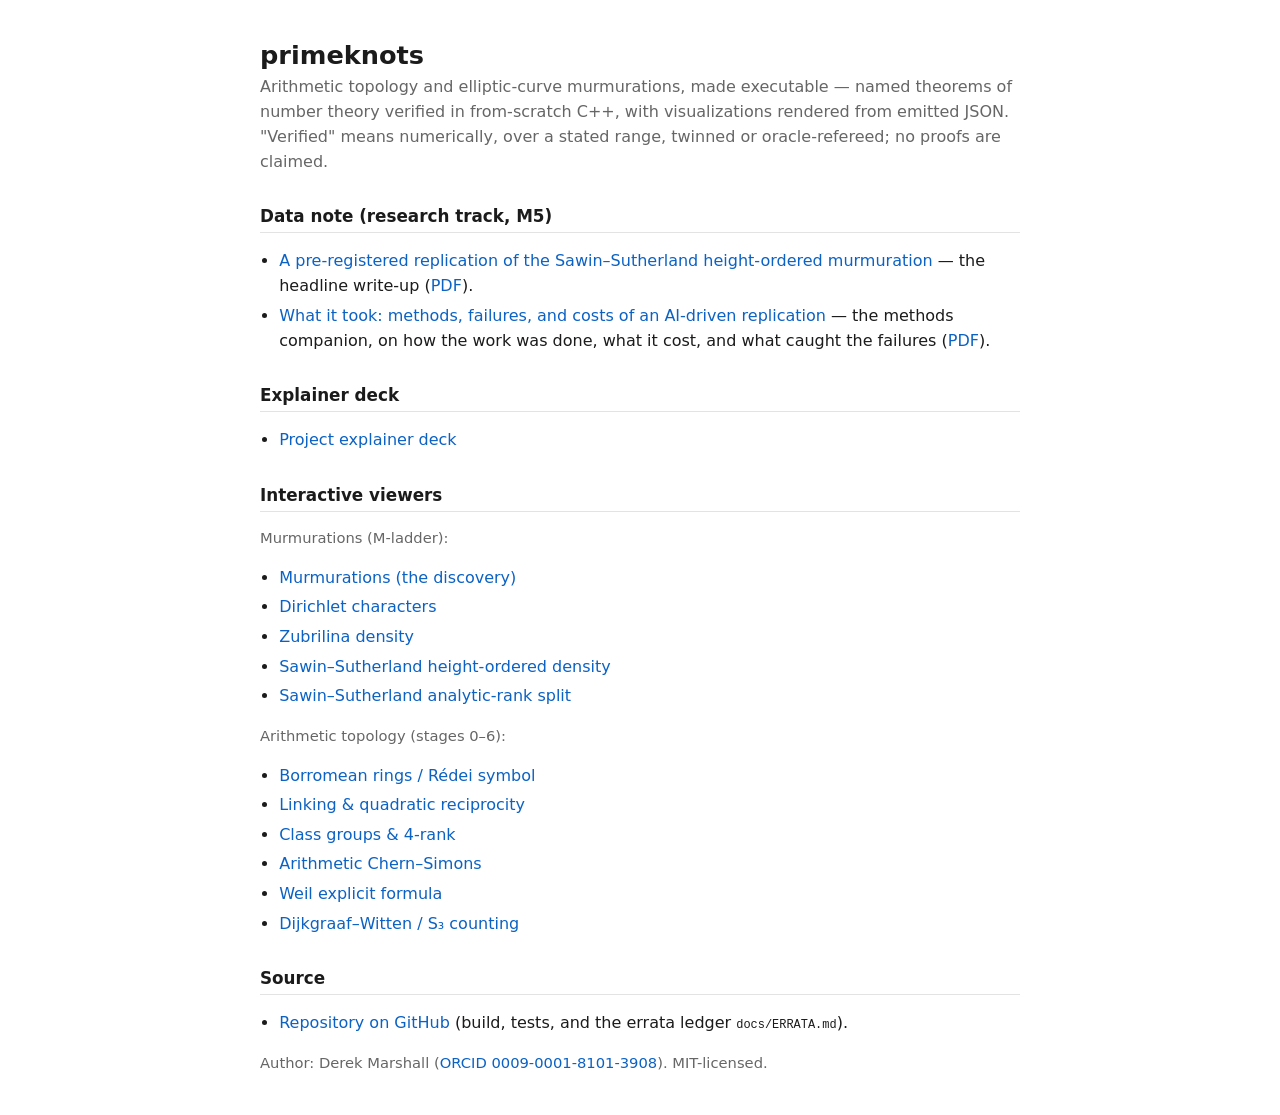
<file: index.html>
<!doctype html>
<html lang="en">
<head>
<meta charset="utf-8">
<meta name="viewport" content="width=device-width, initial-scale=1">
<title>primeknots — arithmetic topology &amp; elliptic-curve murmurations, executable</title>
<style>
  :root { color-scheme: light dark; }
  body { max-width: 760px; margin: 2.5rem auto; padding: 0 1.1rem;
         font-family: -apple-system, BlinkMacSystemFont, system-ui, "Segoe UI", sans-serif;
         line-height: 1.55; color: #1b1b1b; }
  @media (prefers-color-scheme: dark) { body { background: #121212; color: #e6e6e6; } a { color: #6fb3ff; } }
  h1 { font-size: 1.6rem; line-height: 1.25; margin-bottom: .2rem; }
  .sub { color: #666; margin-top: 0; }
  @media (prefers-color-scheme: dark) { .sub { color: #9a9a9a; } }
  h2 { font-size: 1.05rem; margin: 1.8rem 0 .5rem; border-bottom: 1px solid #e3e3e3; padding-bottom: .2rem; }
  @media (prefers-color-scheme: dark) { h2 { border-color: #333; } }
  ul { padding-left: 1.2rem; } li { margin: .3rem 0; }
  a { color: #0b62c4; text-decoration: none; } a:hover { text-decoration: underline; }
  .note { font-size: .92rem; color: #666; } @media (prefers-color-scheme: dark) { .note { color: #9a9a9a; } }
  code { font-size: .92em; }
</style>
</head>
<body>
  <h1>primeknots</h1>
  <p class="sub">Arithmetic topology and elliptic-curve murmurations, made executable — named
  theorems of number theory verified in from-scratch C++, with visualizations rendered from
  emitted JSON. "Verified" means numerically, over a stated range, twinned or oracle-refereed;
  no proofs are claimed.</p>

  <h2>Data note (research track, M5)</h2>
  <ul>
    <li><a href="docs/notes/data-note/data-note.html">A pre-registered replication of the
      Sawin–Sutherland height-ordered murmuration</a> — the headline write-up
      (<a href="docs/notes/data-note/data-note.pdf">PDF</a>).</li>
    <li><a href="docs/notes/methods-companion/methods-companion.html">What it took: methods,
      failures, and costs of an AI-driven replication</a> — the methods companion, on how the
      work was done, what it cost, and what caught the failures
      (<a href="docs/notes/methods-companion/methods-companion.pdf">PDF</a>).</li>
  </ul>

  <h2>Explainer deck</h2>
  <ul>
    <li><a href="docs/deck/">Project explainer deck</a></li>
  </ul>

  <h2>Interactive viewers</h2>
  <p class="note">Murmurations (M-ladder):</p>
  <ul>
    <li><a href="viz/murmurations.html">Murmurations (the discovery)</a></li>
    <li><a href="viz/dirichlet.html">Dirichlet characters</a></li>
    <li><a href="viz/zubrilina.html">Zubrilina density</a></li>
    <li><a href="viz/sawin_sutherland.html">Sawin–Sutherland height-ordered density</a></li>
    <li><a href="viz/ss_rank_split.html">Sawin–Sutherland analytic-rank split</a></li>
  </ul>
  <p class="note">Arithmetic topology (stages 0–6):</p>
  <ul>
    <li><a href="viz/borromean.html">Borromean rings / Rédei symbol</a></li>
    <li><a href="viz/linking.html">Linking &amp; quadratic reciprocity</a></li>
    <li><a href="viz/classgroups.html">Class groups &amp; 4-rank</a></li>
    <li><a href="viz/cs.html">Arithmetic Chern–Simons</a></li>
    <li><a href="viz/explicit_formula.html">Weil explicit formula</a></li>
    <li><a href="viz/dw.html">Dijkgraaf–Witten / S₃ counting</a></li>
  </ul>

  <h2>Source</h2>
  <ul>
    <li><a href="https://github.com/DerekMarshall/primeknots">Repository on GitHub</a>
      (build, tests, and the errata ledger <code>docs/ERRATA.md</code>).</li>
  </ul>

  <p class="note">Author: Derek Marshall
    (<a href="https://orcid.org/0009-0001-8101-3908">ORCID 0009-0001-8101-3908</a>). MIT-licensed.</p>
</body>
</html>
</file>
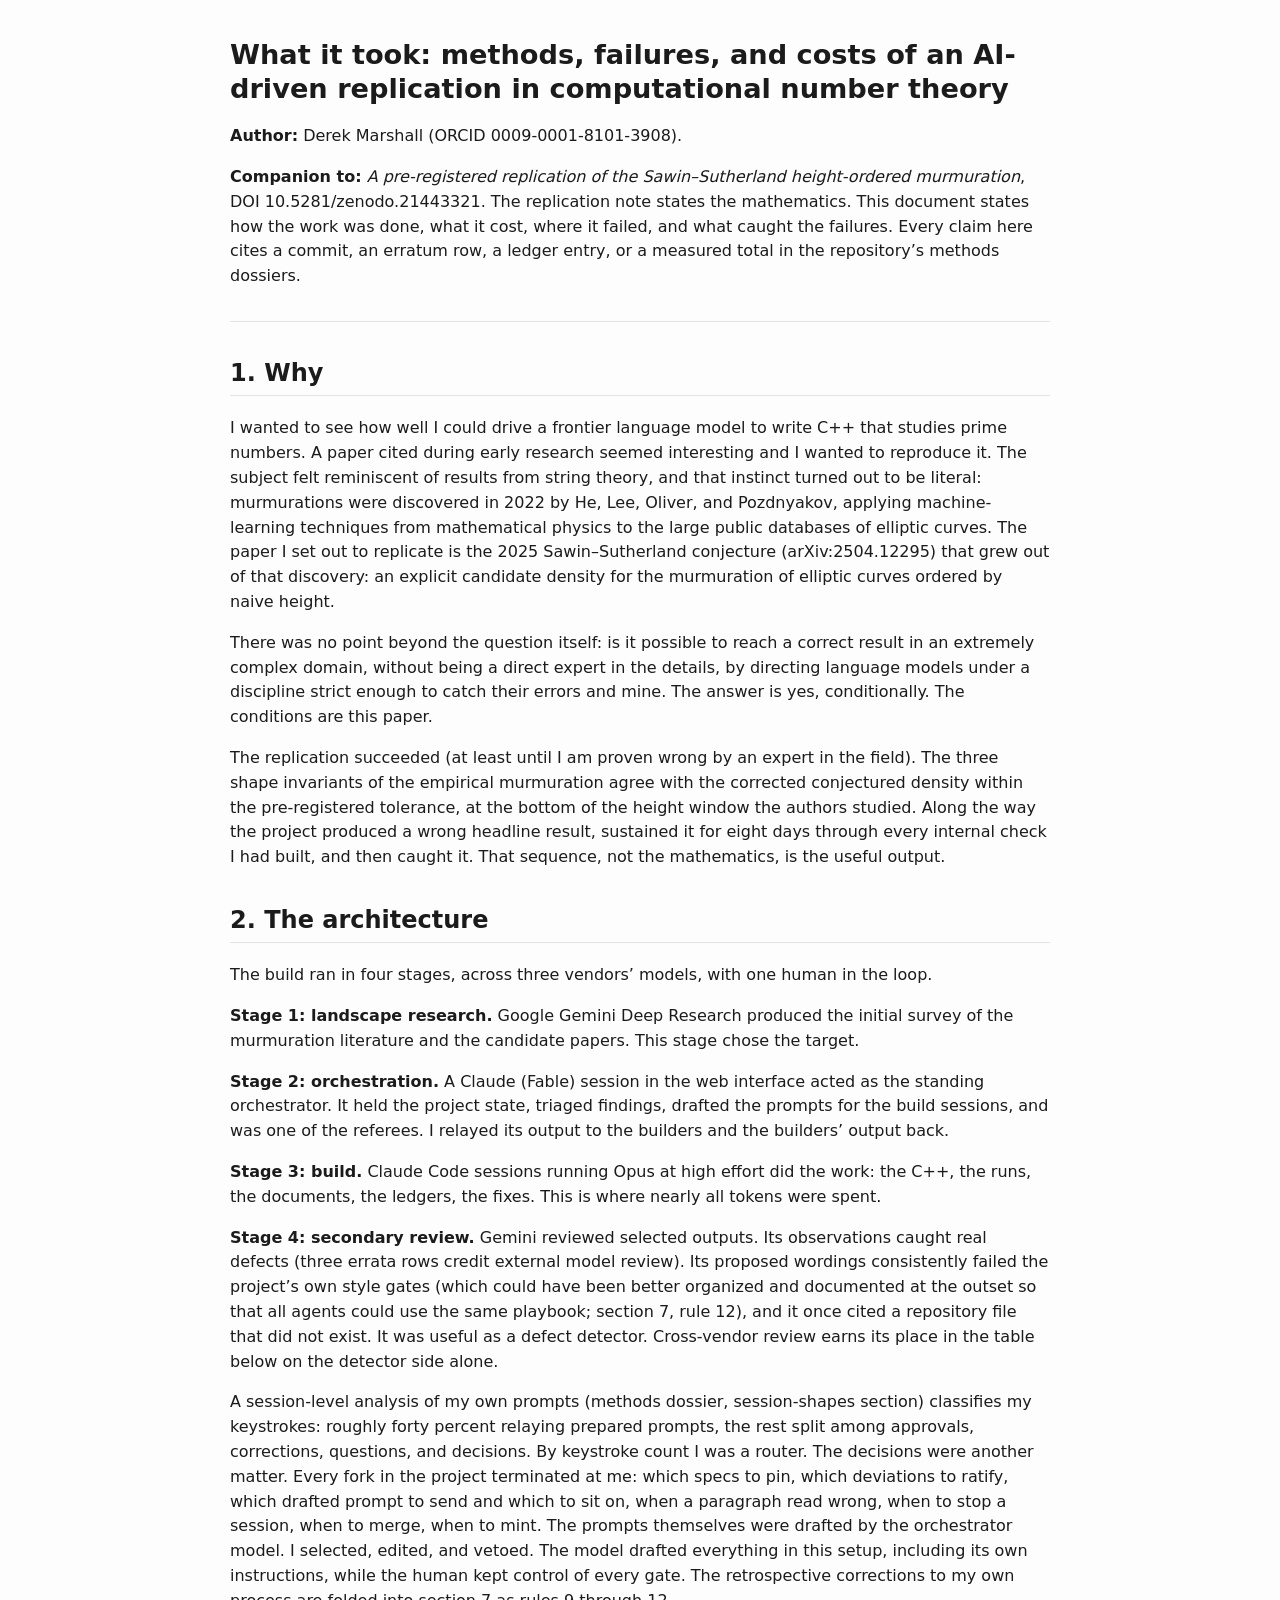
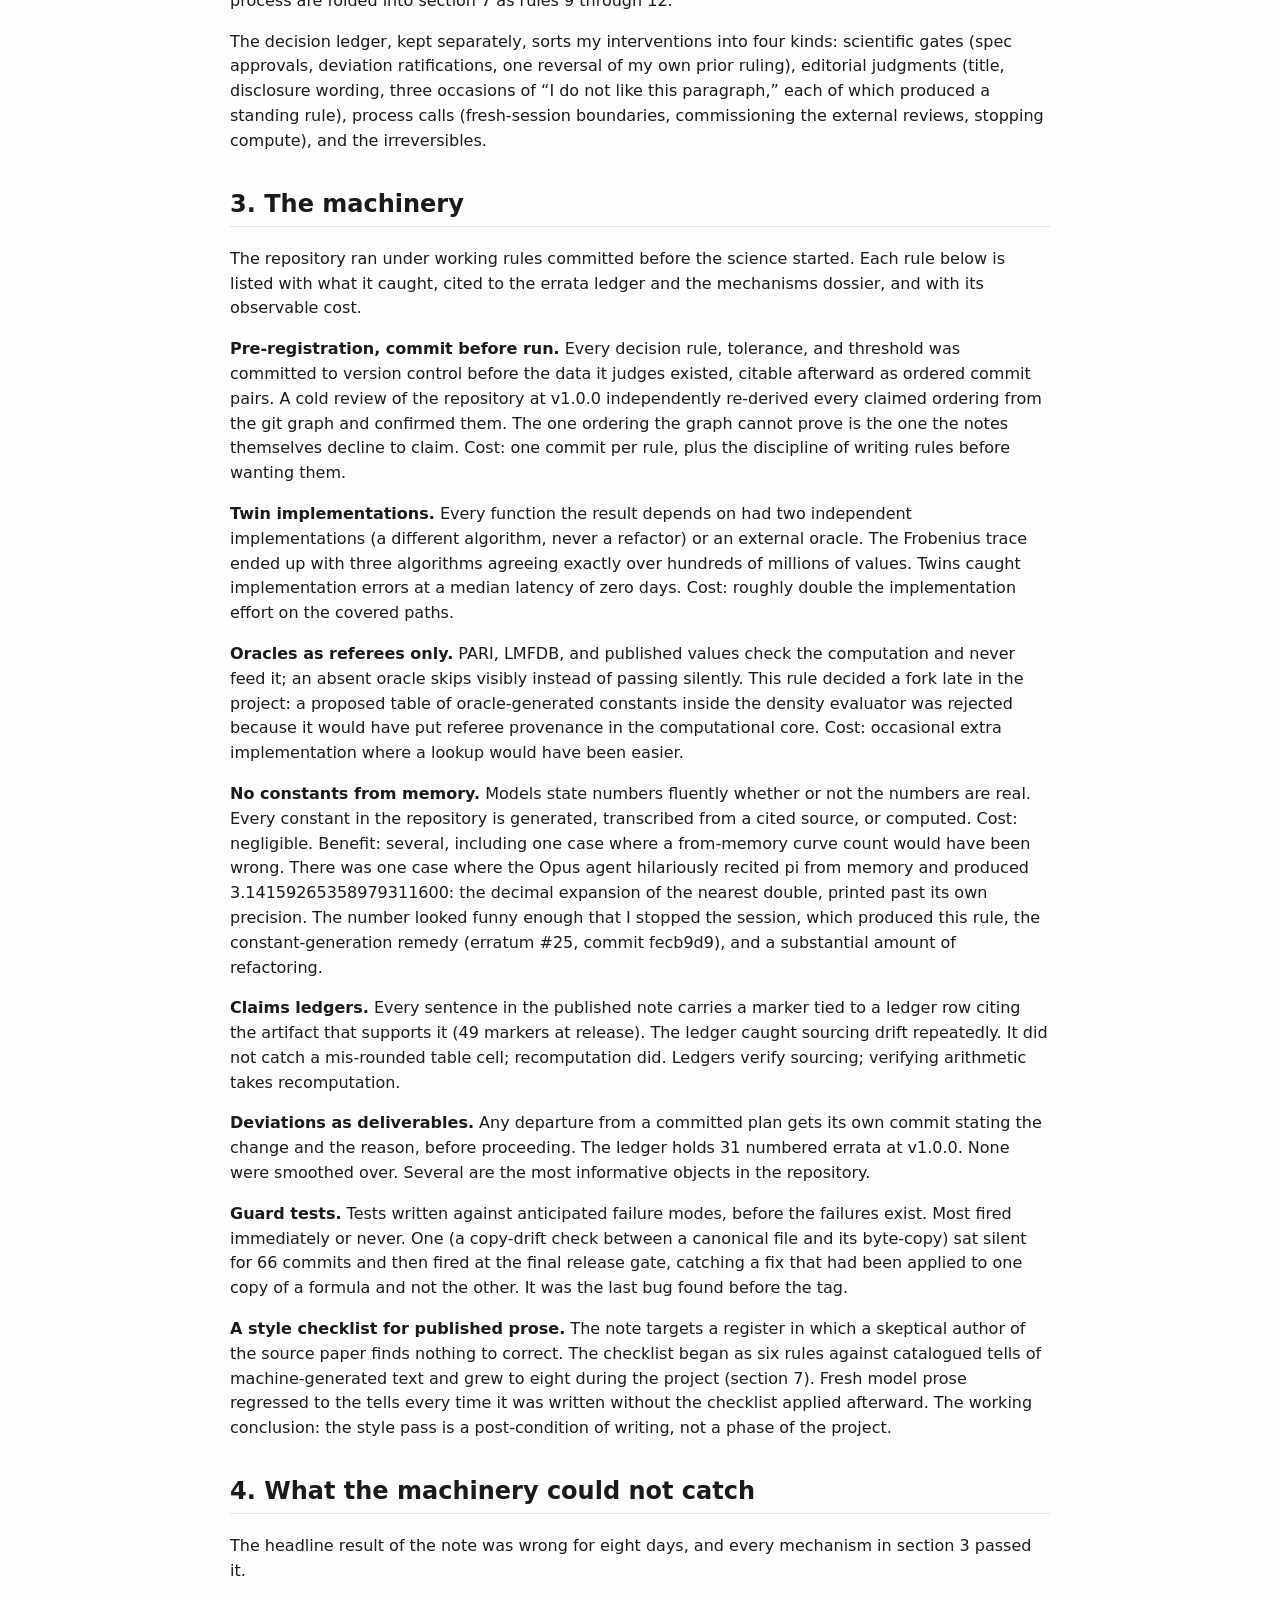
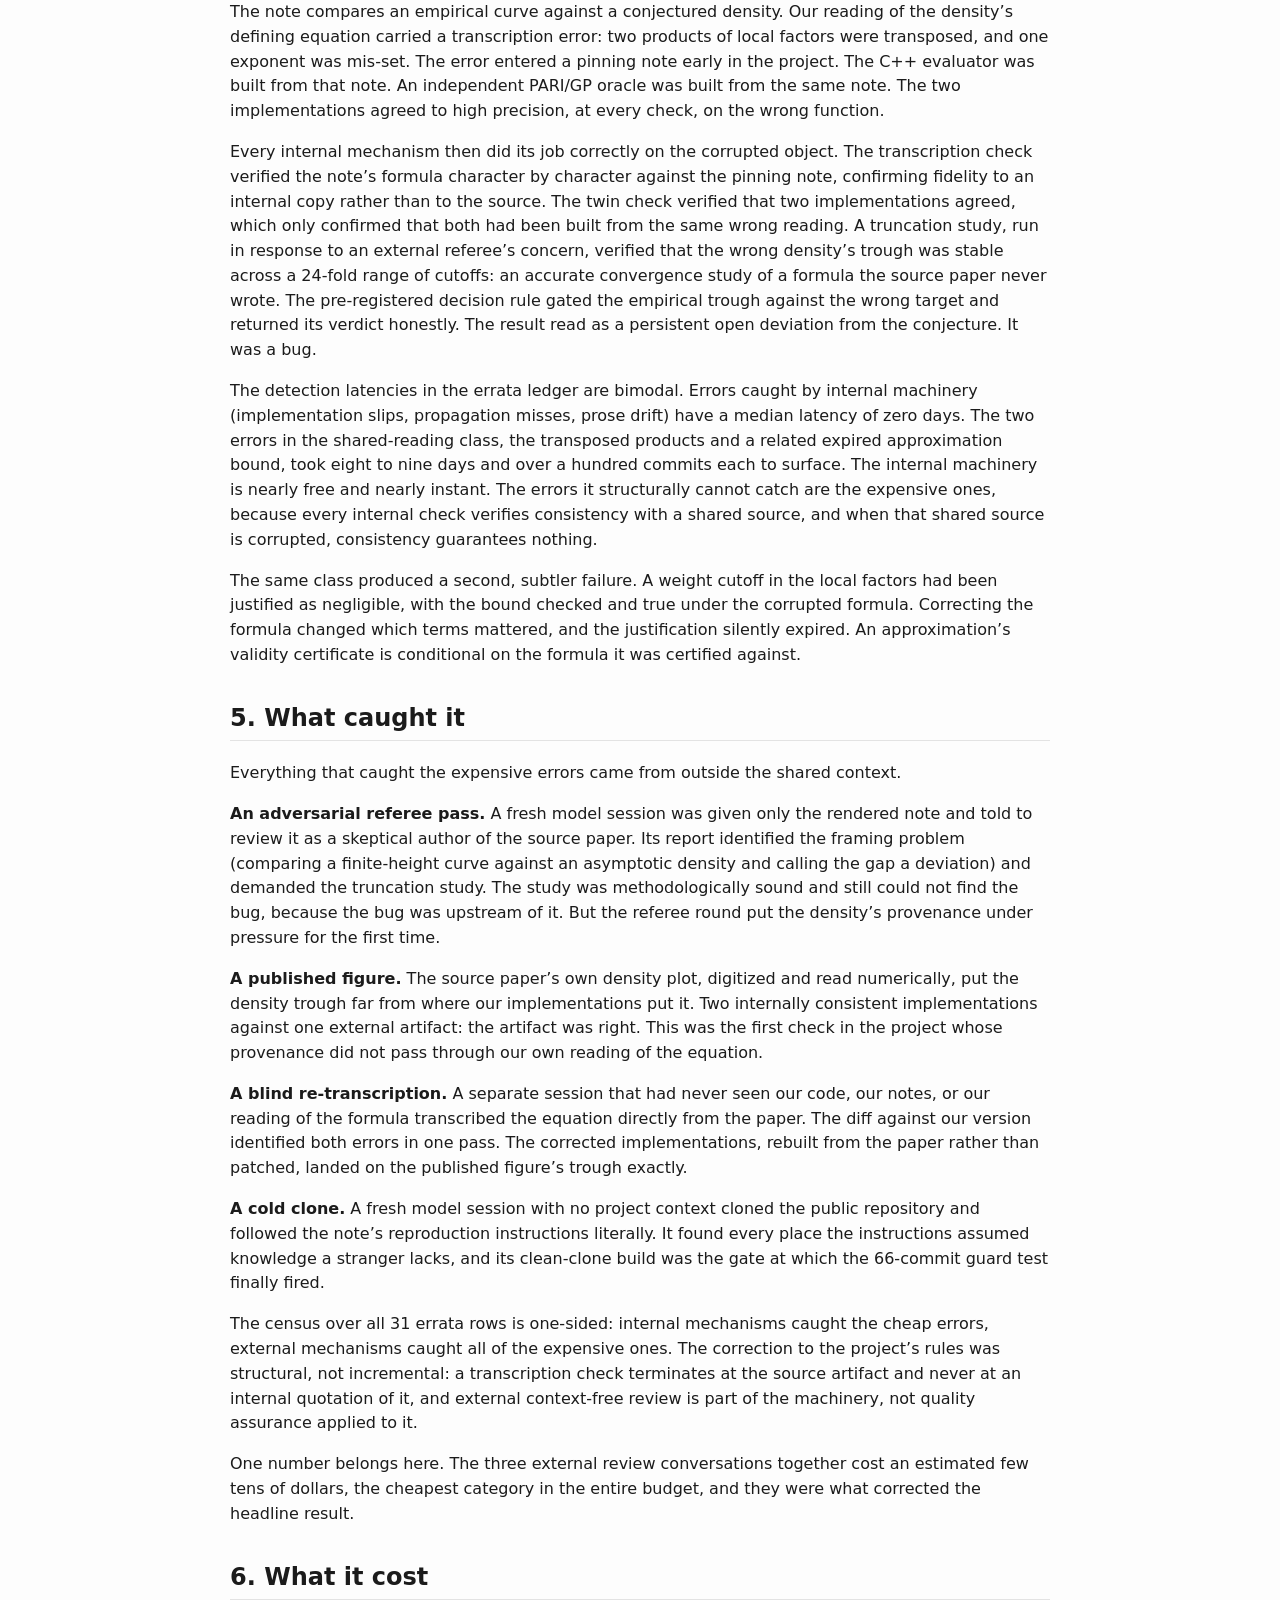
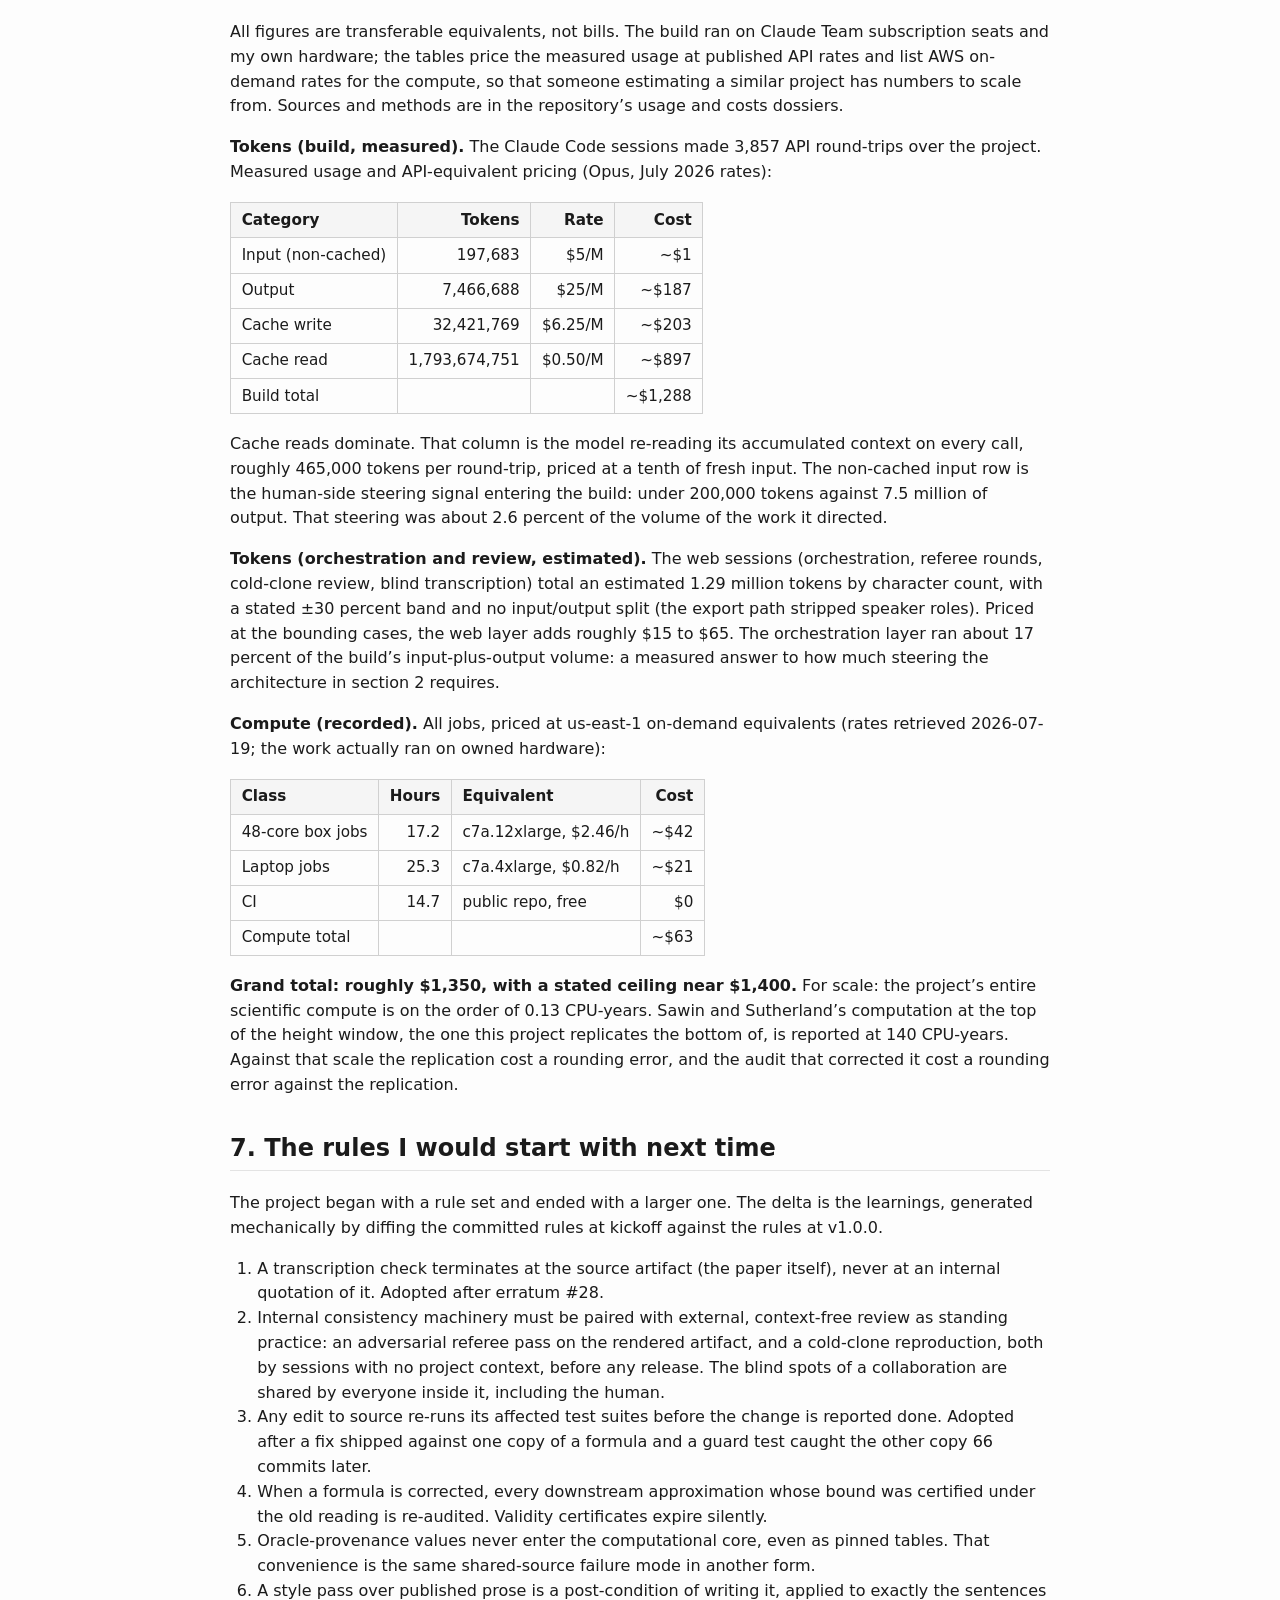
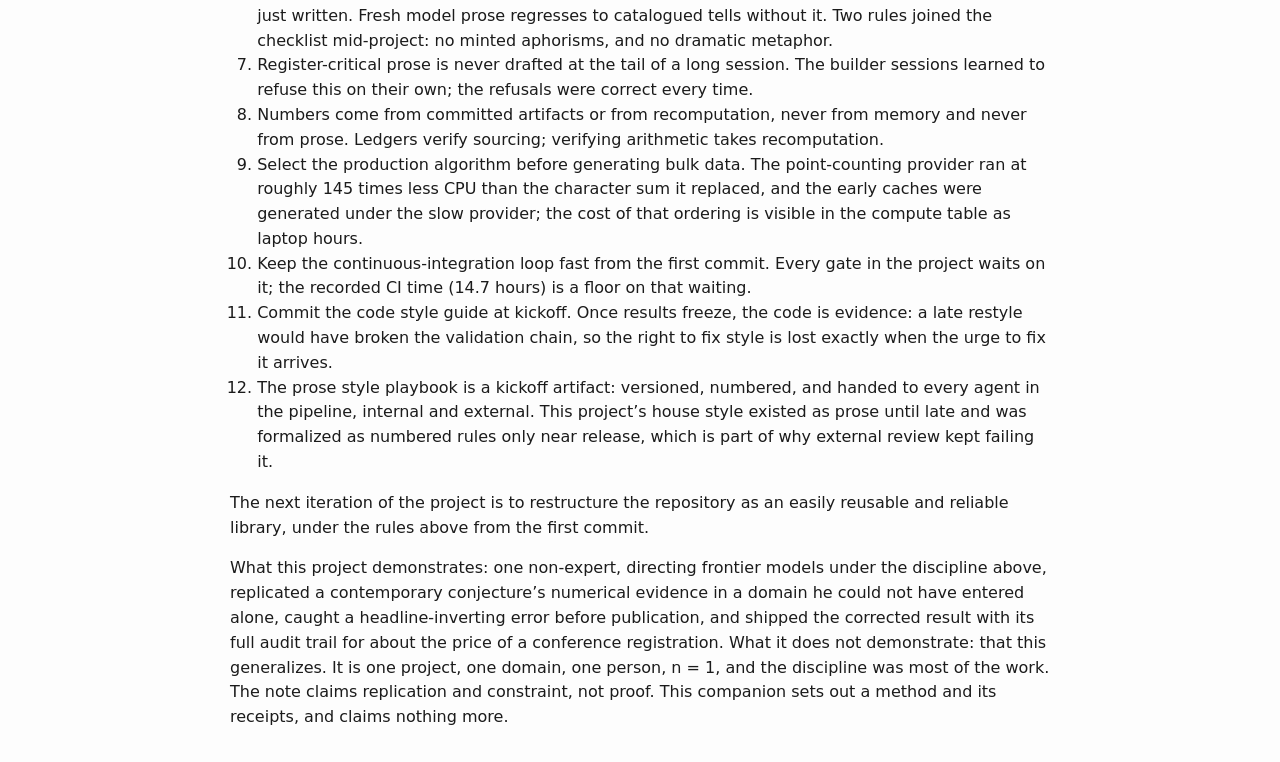
<file: docs/notes/methods-companion/methods-companion.html>
<!DOCTYPE html>
<html xmlns="http://www.w3.org/1999/xhtml">
<head>
  <meta charset="utf-8" />
  <meta name="generator" content="pandoc 3.10" />
  <meta name="viewport" content="width=device-width, initial-scale=1.0, user-scalable=yes" />
  <title>What it took: methods, failures, and costs of an AI-driven
replication in computational number theory</title>
  <style>
    /* Default styles provided by pandoc.
    ** See https://pandoc.org/MANUAL.html#variables-for-html for config info.
    */
    html {
      color: #1a1a1a;
      background-color: #fdfdfd;
    }
    body {
      margin: 0 auto;
      max-width: 36em;
      padding-left: 50px;
      padding-right: 50px;
      padding-top: 50px;
      padding-bottom: 50px;
      hyphens: auto;
      overflow-wrap: break-word;
      text-rendering: optimizeLegibility;
      font-kerning: normal;
    }
    @media (max-width: 600px) {
      body {
        font-size: 0.9em;
        padding: 12px;
      }
      h1 {
        font-size: 1.8em;
      }
    }
    @media print {
      html {
        background-color: white;
      }
      body {
        background-color: transparent;
        color: black;
        font-size: 12pt;
      }
      p, h2, h3 {
        orphans: 3;
        widows: 3;
      }
      h2, h3, h4 {
        page-break-after: avoid;
      }
    }
    p {
      margin: 1em 0;
    }
    a {
      color: #1a1a1a;
    }
    a:visited {
      color: #1a1a1a;
    }
    img {
      max-width: 100%;
    }
    svg {
      height: auto;
      max-width: 100%;
    }
    h1, h2, h3, h4, h5, h6 {
      margin-top: 1.4em;
    }
    h5, h6 {
      font-size: 1em;
      font-style: italic;
    }
    h6 {
      font-weight: normal;
    }
    ol, ul {
      padding-left: 1.7em;
      margin-top: 1em;
    }
    li > ol, li > ul {
      margin-top: 0;
    }
    blockquote {
      margin: 1em 0 1em 1.7em;
      padding-left: 1em;
      border-left: 2px solid #e6e6e6;
      color: #606060;
    }
    code {
      white-space: pre-wrap;
      font-family: Menlo, Monaco, Consolas, 'Lucida Console', monospace;
      font-size: 85%;
      margin: 0;
      hyphens: manual;
    }
    pre {
      margin: 1em 0;
      overflow: auto;
    }
    pre code {
      padding: 0;
      overflow: visible;
      overflow-wrap: normal;
    }
    .sourceCode {
     background-color: transparent;
     overflow: visible;
    }
    hr {
      border: none;
      border-top: 1px solid #1a1a1a;
      height: 1px;
      margin: 1em 0;
    }
    table {
      margin: 1em 0;
      border-collapse: collapse;
      width: 100%;
      overflow-x: auto;
      display: block;
      font-variant-numeric: lining-nums tabular-nums;
    }
    table caption {
      margin-bottom: 0.75em;
    }
    tbody {
      margin-top: 0.5em;
      border-top: 1px solid #1a1a1a;
      border-bottom: 1px solid #1a1a1a;
    }
    th {
      border-top: 1px solid #1a1a1a;
      padding: 0.25em 0.5em 0.25em 0.5em;
    }
    td {
      padding: 0.125em 0.5em 0.25em 0.5em;
    }
    header {
      margin-bottom: 4em;
      text-align: center;
    }
    #TOC li {
      list-style: none;
    }
    #TOC ul {
      padding-left: 1.3em;
    }
    #TOC > ul {
      padding-left: 0;
    }
    #TOC a:not(:hover) {
      text-decoration: none;
    }
    span.smallcaps{font-variant: small-caps;}
    div.columns{display: flex; gap: 1.5em;}
    div.column{flex: auto;}
    @media screen {
    div.columns{gap: min(4vw, 1.5em);}
    div.column{overflow-x: auto;}
    }
    div.hanging-indent{margin-left: 1.5em; text-indent: -1.5em;}
    /* The extra [class] is a hack that increases specificity enough to
       override a similar rule in reveal.js */
    ul.task-list[class]{list-style: none;}
    ul.task-list li input[type="checkbox"] {
      font-size: inherit;
      width: 0.8em;
      margin: 0 0.8em 0.2em -1.6em;
      vertical-align: middle;
    }
  </style>
  <style>
    body{max-width:820px;margin:2rem auto;padding:0 1.1rem;
         font-family:-apple-system,BlinkMacSystemFont,system-ui,"Segoe UI",sans-serif;
         line-height:1.55;color:#1b1b1b}
    h1{font-size:1.7rem;line-height:1.25} h2{margin-top:2rem;border-bottom:1px solid #e3e3e3;padding-bottom:.2rem}
    h3{margin-top:1.4rem}
    code{background:#f3f3f3;padding:.1em .3em;border-radius:3px;font-size:.92em}
    pre{background:#f7f7f7;padding:.8rem 1rem;overflow-x:auto;border-radius:6px;border:1px solid #ececec}
    pre code{background:none;padding:0}
    table{border-collapse:collapse;margin:1.1rem 0;font-size:.95em;display:block;overflow-x:auto}
    th,td{border:1px solid #d0d0d0;padding:.35em .7em;text-align:left}
    th{background:#f5f5f5}
    blockquote{border-left:3px solid #c9c9c9;margin:1.1rem 0;padding:.2rem .7rem;color:#3a3a3a;background:#fafafa}
    a{color:#0b62c4}
    hr{border:none;border-top:1px solid #e3e3e3;margin:2rem 0}
    /* wide display formulas scroll inside their own box, never the page body */
    .katex-display{overflow-x:auto;overflow-y:hidden;padding:.3rem 0}
  </style>
</head>
<body>
<h1
id="what-it-took-methods-failures-and-costs-of-an-ai-driven-replication-in-computational-number-theory">What
it took: methods, failures, and costs of an AI-driven replication in
computational number theory</h1>
<p><strong>Author:</strong> Derek Marshall (ORCID
0009-0001-8101-3908).</p>
<p><strong>Companion to:</strong> <em>A pre-registered replication of
the Sawin–Sutherland height-ordered murmuration</em>, DOI
10.5281/zenodo.21443321. The replication note states the mathematics.
This document states how the work was done, what it cost, where it
failed, and what caught the failures. Every claim here cites a commit,
an erratum row, a ledger entry, or a measured total in the repository’s
methods dossiers.</p>
<hr />
<h2 id="why">1. Why</h2>
<p>I wanted to see how well I could drive a frontier language model to
write C++ that studies prime numbers. A paper cited during early
research seemed interesting and I wanted to reproduce it. The subject
felt reminiscent of results from string theory, and that instinct turned
out to be literal: murmurations were discovered in 2022 by He, Lee,
Oliver, and Pozdnyakov, applying machine-learning techniques from
mathematical physics to the large public databases of elliptic curves.
The paper I set out to replicate is the 2025 Sawin–Sutherland conjecture
(arXiv:2504.12295) that grew out of that discovery: an explicit
candidate density for the murmuration of elliptic curves ordered by
naive height.</p>
<p>There was no point beyond the question itself: is it possible to
reach a correct result in an extremely complex domain, without being a
direct expert in the details, by directing language models under a
discipline strict enough to catch their errors and mine. The answer is
yes, conditionally. The conditions are this paper.</p>
<p>The replication succeeded (at least until I am proven wrong by an
expert in the field). The three shape invariants of the empirical
murmuration agree with the corrected conjectured density within the
pre-registered tolerance, at the bottom of the height window the authors
studied. Along the way the project produced a wrong headline result,
sustained it for eight days through every internal check I had built,
and then caught it. That sequence, not the mathematics, is the useful
output.</p>
<h2 id="the-architecture">2. The architecture</h2>
<p>The build ran in four stages, across three vendors’ models, with one
human in the loop.</p>
<p><strong>Stage 1: landscape research.</strong> Google Gemini Deep
Research produced the initial survey of the murmuration literature and
the candidate papers. This stage chose the target.</p>
<p><strong>Stage 2: orchestration.</strong> A Claude (Fable) session in
the web interface acted as the standing orchestrator. It held the
project state, triaged findings, drafted the prompts for the build
sessions, and was one of the referees. I relayed its output to the
builders and the builders’ output back.</p>
<p><strong>Stage 3: build.</strong> Claude Code sessions running Opus at
high effort did the work: the C++, the runs, the documents, the ledgers,
the fixes. This is where nearly all tokens were spent.</p>
<p><strong>Stage 4: secondary review.</strong> Gemini reviewed selected
outputs. Its observations caught real defects (three errata rows credit
external model review). Its proposed wordings consistently failed the
project’s own style gates (which could have been better organized and
documented at the outset so that all agents could use the same playbook;
section 7, rule 12), and it once cited a repository file that did not
exist. It was useful as a defect detector. Cross-vendor review earns its
place in the table below on the detector side alone.</p>
<p>A session-level analysis of my own prompts (methods dossier,
session-shapes section) classifies my keystrokes: roughly forty percent
relaying prepared prompts, the rest split among approvals, corrections,
questions, and decisions. By keystroke count I was a router. The
decisions were another matter. Every fork in the project terminated at
me: which specs to pin, which deviations to ratify, which drafted prompt
to send and which to sit on, when a paragraph read wrong, when to stop a
session, when to merge, when to mint. The prompts themselves were
drafted by the orchestrator model. I selected, edited, and vetoed. The
model drafted everything in this setup, including its own instructions,
while the human kept control of every gate. The retrospective
corrections to my own process are folded into section 7 as rules 9
through 12.</p>
<p>The decision ledger, kept separately, sorts my interventions into
four kinds: scientific gates (spec approvals, deviation ratifications,
one reversal of my own prior ruling), editorial judgments (title,
disclosure wording, three occasions of “I do not like this paragraph,”
each of which produced a standing rule), process calls (fresh-session
boundaries, commissioning the external reviews, stopping compute), and
the irreversibles.</p>
<h2 id="the-machinery">3. The machinery</h2>
<p>The repository ran under working rules committed before the science
started. Each rule below is listed with what it caught, cited to the
errata ledger and the mechanisms dossier, and with its observable
cost.</p>
<p><strong>Pre-registration, commit before run.</strong> Every decision
rule, tolerance, and threshold was committed to version control before
the data it judges existed, citable afterward as ordered commit pairs. A
cold review of the repository at v1.0.0 independently re-derived every
claimed ordering from the git graph and confirmed them. The one ordering
the graph cannot prove is the one the notes themselves decline to claim.
Cost: one commit per rule, plus the discipline of writing rules before
wanting them.</p>
<p><strong>Twin implementations.</strong> Every function the result
depends on had two independent implementations (a different algorithm,
never a refactor) or an external oracle. The Frobenius trace ended up
with three algorithms agreeing exactly over hundreds of millions of
values. Twins caught implementation errors at a median latency of zero
days. Cost: roughly double the implementation effort on the covered
paths.</p>
<p><strong>Oracles as referees only.</strong> PARI, LMFDB, and published
values check the computation and never feed it; an absent oracle skips
visibly instead of passing silently. This rule decided a fork late in
the project: a proposed table of oracle-generated constants inside the
density evaluator was rejected because it would have put referee
provenance in the computational core. Cost: occasional extra
implementation where a lookup would have been easier.</p>
<p><strong>No constants from memory.</strong> Models state numbers
fluently whether or not the numbers are real. Every constant in the
repository is generated, transcribed from a cited source, or computed.
Cost: negligible. Benefit: several, including one case where a
from-memory curve count would have been wrong. There was one case where
the Opus agent hilariously recited pi from memory and produced
3.14159265358979311600: the decimal expansion of the nearest double,
printed past its own precision. The number looked funny enough that I
stopped the session, which produced this rule, the constant-generation
remedy (erratum #25, commit fecb9d9), and a substantial amount of
refactoring.</p>
<p><strong>Claims ledgers.</strong> Every sentence in the published note
carries a marker tied to a ledger row citing the artifact that supports
it (49 markers at release). The ledger caught sourcing drift repeatedly.
It did not catch a mis-rounded table cell; recomputation did. Ledgers
verify sourcing; verifying arithmetic takes recomputation.</p>
<p><strong>Deviations as deliverables.</strong> Any departure from a
committed plan gets its own commit stating the change and the reason,
before proceeding. The ledger holds 31 numbered errata at v1.0.0. None
were smoothed over. Several are the most informative objects in the
repository.</p>
<p><strong>Guard tests.</strong> Tests written against anticipated
failure modes, before the failures exist. Most fired immediately or
never. One (a copy-drift check between a canonical file and its
byte-copy) sat silent for 66 commits and then fired at the final release
gate, catching a fix that had been applied to one copy of a formula and
not the other. It was the last bug found before the tag.</p>
<p><strong>A style checklist for published prose.</strong> The note
targets a register in which a skeptical author of the source paper finds
nothing to correct. The checklist began as six rules against catalogued
tells of machine-generated text and grew to eight during the project
(section 7). Fresh model prose regressed to the tells every time it was
written without the checklist applied afterward. The working conclusion:
the style pass is a post-condition of writing, not a phase of the
project.</p>
<h2 id="what-the-machinery-could-not-catch">4. What the machinery could
not catch</h2>
<p>The headline result of the note was wrong for eight days, and every
mechanism in section 3 passed it.</p>
<p>The note compares an empirical curve against a conjectured density.
Our reading of the density’s defining equation carried a transcription
error: two products of local factors were transposed, and one exponent
was mis-set. The error entered a pinning note early in the project. The
C++ evaluator was built from that note. An independent PARI/GP oracle
was built from the same note. The two implementations agreed to high
precision, at every check, on the wrong function.</p>
<p>Every internal mechanism then did its job correctly on the corrupted
object. The transcription check verified the note’s formula character by
character against the pinning note, confirming fidelity to an internal
copy rather than to the source. The twin check verified that two
implementations agreed, which only confirmed that both had been built
from the same wrong reading. A truncation study, run in response to an
external referee’s concern, verified that the wrong density’s trough was
stable across a 24-fold range of cutoffs: an accurate convergence study
of a formula the source paper never wrote. The pre-registered decision
rule gated the empirical trough against the wrong target and returned
its verdict honestly. The result read as a persistent open deviation
from the conjecture. It was a bug.</p>
<p>The detection latencies in the errata ledger are bimodal. Errors
caught by internal machinery (implementation slips, propagation misses,
prose drift) have a median latency of zero days. The two errors in the
shared-reading class, the transposed products and a related expired
approximation bound, took eight to nine days and over a hundred commits
each to surface. The internal machinery is nearly free and nearly
instant. The errors it structurally cannot catch are the expensive ones,
because every internal check verifies consistency with a shared source,
and when that shared source is corrupted, consistency guarantees
nothing.</p>
<p>The same class produced a second, subtler failure. A weight cutoff in
the local factors had been justified as negligible, with the bound
checked and true under the corrupted formula. Correcting the formula
changed which terms mattered, and the justification silently expired. An
approximation’s validity certificate is conditional on the formula it
was certified against.</p>
<h2 id="what-caught-it">5. What caught it</h2>
<p>Everything that caught the expensive errors came from outside the
shared context.</p>
<p><strong>An adversarial referee pass.</strong> A fresh model session
was given only the rendered note and told to review it as a skeptical
author of the source paper. Its report identified the framing problem
(comparing a finite-height curve against an asymptotic density and
calling the gap a deviation) and demanded the truncation study. The
study was methodologically sound and still could not find the bug,
because the bug was upstream of it. But the referee round put the
density’s provenance under pressure for the first time.</p>
<p><strong>A published figure.</strong> The source paper’s own density
plot, digitized and read numerically, put the density trough far from
where our implementations put it. Two internally consistent
implementations against one external artifact: the artifact was right.
This was the first check in the project whose provenance did not pass
through our own reading of the equation.</p>
<p><strong>A blind re-transcription.</strong> A separate session that
had never seen our code, our notes, or our reading of the formula
transcribed the equation directly from the paper. The diff against our
version identified both errors in one pass. The corrected
implementations, rebuilt from the paper rather than patched, landed on
the published figure’s trough exactly.</p>
<p><strong>A cold clone.</strong> A fresh model session with no project
context cloned the public repository and followed the note’s
reproduction instructions literally. It found every place the
instructions assumed knowledge a stranger lacks, and its clean-clone
build was the gate at which the 66-commit guard test finally fired.</p>
<p>The census over all 31 errata rows is one-sided: internal mechanisms
caught the cheap errors, external mechanisms caught all of the expensive
ones. The correction to the project’s rules was structural, not
incremental: a transcription check terminates at the source artifact and
never at an internal quotation of it, and external context-free review
is part of the machinery, not quality assurance applied to it.</p>
<p>One number belongs here. The three external review conversations
together cost an estimated few tens of dollars, the cheapest category in
the entire budget, and they were what corrected the headline result.</p>
<h2 id="what-it-cost">6. What it cost</h2>
<p>All figures are transferable equivalents, not bills. The build ran on
Claude Team subscription seats and my own hardware; the tables price the
measured usage at published API rates and list AWS on-demand rates for
the compute, so that someone estimating a similar project has numbers to
scale from. Sources and methods are in the repository’s usage and costs
dossiers.</p>
<p><strong>Tokens (build, measured).</strong> The Claude Code sessions
made 3,857 API round-trips over the project. Measured usage and
API-equivalent pricing (Opus, July 2026 rates):</p>
<table>
<thead>
<tr>
<th>Category</th>
<th style="text-align: right;">Tokens</th>
<th style="text-align: right;">Rate</th>
<th style="text-align: right;">Cost</th>
</tr>
</thead>
<tbody>
<tr>
<td>Input (non-cached)</td>
<td style="text-align: right;">197,683</td>
<td style="text-align: right;">$5/M</td>
<td style="text-align: right;">~$1</td>
</tr>
<tr>
<td>Output</td>
<td style="text-align: right;">7,466,688</td>
<td style="text-align: right;">$25/M</td>
<td style="text-align: right;">~$187</td>
</tr>
<tr>
<td>Cache write</td>
<td style="text-align: right;">32,421,769</td>
<td style="text-align: right;">$6.25/M</td>
<td style="text-align: right;">~$203</td>
</tr>
<tr>
<td>Cache read</td>
<td style="text-align: right;">1,793,674,751</td>
<td style="text-align: right;">$0.50/M</td>
<td style="text-align: right;">~$897</td>
</tr>
<tr>
<td>Build total</td>
<td style="text-align: right;"></td>
<td style="text-align: right;"></td>
<td style="text-align: right;">~$1,288</td>
</tr>
</tbody>
</table>
<p>Cache reads dominate. That column is the model re-reading its
accumulated context on every call, roughly 465,000 tokens per
round-trip, priced at a tenth of fresh input. The non-cached input row
is the human-side steering signal entering the build: under 200,000
tokens against 7.5 million of output. That steering was about 2.6
percent of the volume of the work it directed.</p>
<p><strong>Tokens (orchestration and review, estimated).</strong> The
web sessions (orchestration, referee rounds, cold-clone review, blind
transcription) total an estimated 1.29 million tokens by character
count, with a stated ±30 percent band and no input/output split (the
export path stripped speaker roles). Priced at the bounding cases, the
web layer adds roughly $15 to $65. The orchestration layer ran about 17
percent of the build’s input-plus-output volume: a measured answer to
how much steering the architecture in section 2 requires.</p>
<p><strong>Compute (recorded).</strong> All jobs, priced at us-east-1
on-demand equivalents (rates retrieved 2026-07-19; the work actually ran
on owned hardware):</p>
<table>
<thead>
<tr>
<th>Class</th>
<th style="text-align: right;">Hours</th>
<th>Equivalent</th>
<th style="text-align: right;">Cost</th>
</tr>
</thead>
<tbody>
<tr>
<td>48-core box jobs</td>
<td style="text-align: right;">17.2</td>
<td>c7a.12xlarge, $2.46/h</td>
<td style="text-align: right;">~$42</td>
</tr>
<tr>
<td>Laptop jobs</td>
<td style="text-align: right;">25.3</td>
<td>c7a.4xlarge, $0.82/h</td>
<td style="text-align: right;">~$21</td>
</tr>
<tr>
<td>CI</td>
<td style="text-align: right;">14.7</td>
<td>public repo, free</td>
<td style="text-align: right;">$0</td>
</tr>
<tr>
<td>Compute total</td>
<td style="text-align: right;"></td>
<td></td>
<td style="text-align: right;">~$63</td>
</tr>
</tbody>
</table>
<p><strong>Grand total: roughly $1,350, with a stated ceiling near
$1,400.</strong> For scale: the project’s entire scientific compute is
on the order of 0.13 CPU-years. Sawin and Sutherland’s computation at
the top of the height window, the one this project replicates the bottom
of, is reported at 140 CPU-years. Against that scale the replication
cost a rounding error, and the audit that corrected it cost a rounding
error against the replication.</p>
<h2 id="the-rules-i-would-start-with-next-time">7. The rules I would
start with next time</h2>
<p>The project began with a rule set and ended with a larger one. The
delta is the learnings, generated mechanically by diffing the committed
rules at kickoff against the rules at v1.0.0.</p>
<ol type="1">
<li>A transcription check terminates at the source artifact (the paper
itself), never at an internal quotation of it. Adopted after erratum
#28.</li>
<li>Internal consistency machinery must be paired with external,
context-free review as standing practice: an adversarial referee pass on
the rendered artifact, and a cold-clone reproduction, both by sessions
with no project context, before any release. The blind spots of a
collaboration are shared by everyone inside it, including the
human.</li>
<li>Any edit to source re-runs its affected test suites before the
change is reported done. Adopted after a fix shipped against one copy of
a formula and a guard test caught the other copy 66 commits later.</li>
<li>When a formula is corrected, every downstream approximation whose
bound was certified under the old reading is re-audited. Validity
certificates expire silently.</li>
<li>Oracle-provenance values never enter the computational core, even as
pinned tables. That convenience is the same shared-source failure mode
in another form.</li>
<li>A style pass over published prose is a post-condition of writing it,
applied to exactly the sentences just written. Fresh model prose
regresses to catalogued tells without it. Two rules joined the checklist
mid-project: no minted aphorisms, and no dramatic metaphor.</li>
<li>Register-critical prose is never drafted at the tail of a long
session. The builder sessions learned to refuse this on their own; the
refusals were correct every time.</li>
<li>Numbers come from committed artifacts or from recomputation, never
from memory and never from prose. Ledgers verify sourcing; verifying
arithmetic takes recomputation.</li>
<li>Select the production algorithm before generating bulk data. The
point-counting provider ran at roughly 145 times less CPU than the
character sum it replaced, and the early caches were generated under the
slow provider; the cost of that ordering is visible in the compute table
as laptop hours.</li>
<li>Keep the continuous-integration loop fast from the first commit.
Every gate in the project waits on it; the recorded CI time (14.7 hours)
is a floor on that waiting.</li>
<li>Commit the code style guide at kickoff. Once results freeze, the
code is evidence: a late restyle would have broken the validation chain,
so the right to fix style is lost exactly when the urge to fix it
arrives.</li>
<li>The prose style playbook is a kickoff artifact: versioned, numbered,
and handed to every agent in the pipeline, internal and external. This
project’s house style existed as prose until late and was formalized as
numbered rules only near release, which is part of why external review
kept failing it.</li>
</ol>
<p>The next iteration of the project is to restructure the repository as
an easily reusable and reliable library, under the rules above from the
first commit.</p>
<p>What this project demonstrates: one non-expert, directing frontier
models under the discipline above, replicated a contemporary
conjecture’s numerical evidence in a domain he could not have entered
alone, caught a headline-inverting error before publication, and shipped
the corrected result with its full audit trail for about the price of a
conference registration. What it does not demonstrate: that this
generalizes. It is one project, one domain, one person, n = 1, and the
discipline was most of the work. The note claims replication and
constraint, not proof. This companion sets out a method and its
receipts, and claims nothing more.</p>
</body>
</html>
</file>
